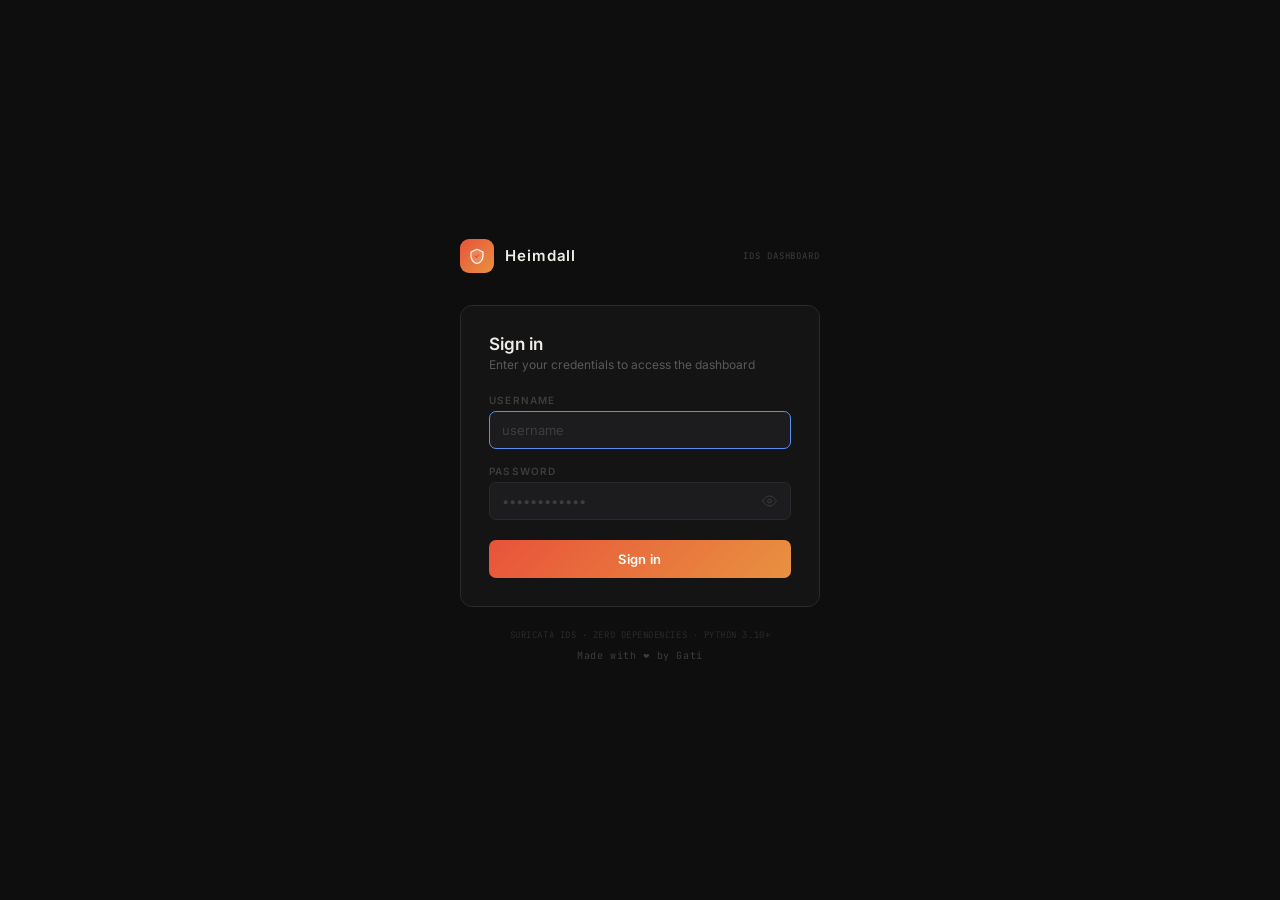
<file: frontend/login.html>
<!DOCTYPE html>
<html lang="en">
<head>
<meta charset="UTF-8">
<meta name="viewport" content="width=device-width, initial-scale=1.0">
<title>Heimdall — Sign in</title>
<style>

*, *::before, *::after { box-sizing: border-box; margin: 0; padding: 0; }

body {
  font-family: 'Inter', system-ui, -apple-system, sans-serif;
  background: #0e0e0f;
  color: #f0ede8;
  min-height: 100vh;
  display: flex;
  align-items: center;
  justify-content: center;
  -webkit-font-smoothing: antialiased;
}

.wrap { width: 360px; max-width: 92vw; }

/* ── Logo ── */
.logo {
  display: flex;
  align-items: center;
  gap: 11px;
  margin-bottom: 32px;
}
.logo-icon {
  width: 34px;
  height: 34px;
  background: linear-gradient(135deg, #e8533a, #e89240);
  border-radius: 9px;
  display: flex;
  align-items: center;
  justify-content: center;
  flex-shrink: 0;
}
.logo-name {
  font-family: 'Inter', system-ui, -apple-system, sans-serif;
  font-size: 15px;
  font-weight: 600;
  letter-spacing: .06em;
}
.logo-sub {
  font-family: 'JetBrains Mono', 'SFMono-Regular', Consolas, monospace;
  font-size: 9px;
  color: #3e3d3b;
  letter-spacing: .1em;
  margin-left: auto;
  white-space: nowrap;
}

/* ── Card ── */
.card {
  background: #141415;
  border: 1px solid #2a2a2d;
  border-radius: 12px;
  padding: 28px;
}
.card-title { font-size: 17px; font-weight: 600; margin-bottom: 3px; }
.card-sub   { font-size: 12px; color: #5a5956; margin-bottom: 22px; }

/* ── Labels ── */
label {
  display: block;
  font-size: 10px;
  font-weight: 600;
  letter-spacing: .12em;
  text-transform: uppercase;
  color: #3e3d3b;
  margin-bottom: 5px;
}

/* ── Inputs ── */
.input-wrap { position: relative; margin-bottom: 16px; }
input[type=text],
input[type=password] {
  width: 100%;
  padding: 10px 40px 10px 12px;
  background: #1c1c1e;
  border: 1px solid #2a2a2d;
  border-radius: 7px;
  color: #f0ede8;
  font-size: 13px;
  font-family: 'Inter', system-ui, -apple-system, sans-serif;
  outline: none;
  transition: border-color .18s;
  -webkit-font-smoothing: antialiased;
}
input:focus { border-color: #5b8ef0; }
input::placeholder { color: #3e3d3b; }

.eye {
  position: absolute;
  right: 11px;
  top: 50%;
  transform: translateY(-50%);
  cursor: pointer;
  color: #3e3d3b;
  background: none;
  border: none;
  padding: 3px;
  display: flex;
  align-items: center;
  transition: color .15s;
}
.eye:hover { color: #5a5956; }

/* ── Submit ── */
.btn-submit {
  width: 100%;
  margin-top: 4px;
  padding: 11px;
  border-radius: 7px;
  border: none;
  background: linear-gradient(135deg, #e8533a, #e89240);
  color: #fff;
  font-size: 13px;
  font-family: 'Inter', system-ui, -apple-system, sans-serif;
  font-weight: 600;
  cursor: pointer;
  transition: opacity .15s, transform .12s;
  letter-spacing: .03em;
}
.btn-submit:hover:not(:disabled) { opacity: .88; }
.btn-submit:active:not(:disabled){ transform: scale(.98); }
.btn-submit:disabled {
  background: #1c1c1e;
  color: #3e3d3b;
  cursor: not-allowed;
}

/* ── Error ── */
.error {
  margin-top: 14px;
  font-size: 12px;
  color: #e8533a;
  background: rgba(232,83,58,.1);
  padding: 9px 13px;
  border-radius: 6px;
  border: 1px solid rgba(232,83,58,.22);
  display: none;
  line-height: 1.5;
}

/* ── Footer ── */
.page-footer {
  margin-top: 22px;
  text-align: center;
  font-family: 'JetBrains Mono', 'SFMono-Regular', Consolas, monospace;
  font-size: 9px;
  color: #2a2a2d;
  letter-spacing: .06em;
}
</style>
  <link rel="stylesheet" href="fonts/fonts.css">
</head>
<body>
<div class="wrap">

  <div class="logo">
    <div class="logo-icon">
      <svg width="16" height="16" viewBox="0 0 24 24" fill="none">
        <path d="M12 2L3 6v6c0 5.25 3.75 10.15 9 11.35C17.25 22.15 21 17.25 21 12V6L12 2z"
              fill="white" fill-opacity="0.15" stroke="white" stroke-width="1.7"
              stroke-linejoin="round"/>
        <path d="M9 12l2 2 4-4" stroke="#e8533a" stroke-width="1.8"
              stroke-linecap="round" stroke-linejoin="round"/>
      </svg>
    </div>
    <span class="logo-name">Heimdall</span>
    <span class="logo-sub">IDS DASHBOARD</span>
  </div>

  <div class="card">
    <div class="card-title">Sign in</div>
    <div class="card-sub">Enter your credentials to access the dashboard</div>

    <label for="un">Username</label>
    <div class="input-wrap" style="margin-bottom: 16px">
      <input type="text" id="un" placeholder="username" autocomplete="username" autofocus>
    </div>

    <label for="pw">Password</label>
    <div class="input-wrap">
      <input type="password" id="pw" placeholder="••••••••••••" autocomplete="current-password">
      <button class="eye" id="eye-btn" type="button" title="Show / hide password">
        <svg width="15" height="15" viewBox="0 0 24 24" fill="none"
             stroke="currentColor" stroke-width="1.5" stroke-linecap="round">
          <path d="M1 12s4-8 11-8 11 8 11 8-4 8-11 8-11-8-11-8z"/>
          <circle cx="12" cy="12" r="3"/>
        </svg>
      </button>
    </div>

    <button class="btn-submit" id="submit-btn" type="button">Sign in</button>
    <div class="error" id="error-msg"></div>
  </div>

  <div class="page-footer">SURICATA IDS · ZERO DEPENDENCIES · PYTHON 3.10+</div>
  <div class="page-footer" style="margin-top: 8px; font-size: 10px; color: #3e3d3b;">Made with ❤️ by Gati</div>

</div>
<script src="/frontend/login.js"></script>
</body>
</html>
</file>
<file: frontend/fonts/fonts.css>
/*
 * Heimdall IDS — Bundled Fonts (fully airgapped, no external requests)
 * Inter         : UI sans-serif  (weights 400 500 600 700)
 * JetBrains Mono: code / mono    (weights 400 500 600)
 *
 * Served from /fonts/ by the Heimdall static file handler.
 * Referenced by each skin's styles.css via a relative path.
 */

/* ── Inter ───────────────────────────────────────────────────────────────── */

@font-face {
  font-family: 'Inter';
  font-style:  normal;
  font-weight: 400;
  font-display: swap;
  src: url('../fonts/inter-400.woff2') format('woff2');
}

@font-face {
  font-family: 'Inter';
  font-style:  normal;
  font-weight: 500;
  font-display: swap;
  src: url('../fonts/inter-500.woff2') format('woff2');
}

@font-face {
  font-family: 'Inter';
  font-style:  normal;
  font-weight: 600;
  font-display: swap;
  src: url('../fonts/inter-600.woff2') format('woff2');
}

@font-face {
  font-family: 'Inter';
  font-style:  normal;
  font-weight: 700;
  font-display: swap;
  src: url('../fonts/inter-700.woff2') format('woff2');
}

/* ── JetBrains Mono ──────────────────────────────────────────────────────── */

@font-face {
  font-family: 'JetBrains Mono';
  font-style:  normal;
  font-weight: 400;
  font-display: swap;
  src: url('../fonts/jetbrains-mono-400.woff2') format('woff2');
}

@font-face {
  font-family: 'JetBrains Mono';
  font-style:  normal;
  font-weight: 500;
  font-display: swap;
  src: url('../fonts/jetbrains-mono-500.woff2') format('woff2');
}

@font-face {
  font-family: 'JetBrains Mono';
  font-style:  normal;
  font-weight: 600;
  font-display: swap;
  src: url('../fonts/jetbrains-mono-600.woff2') format('woff2');
}
</file>
